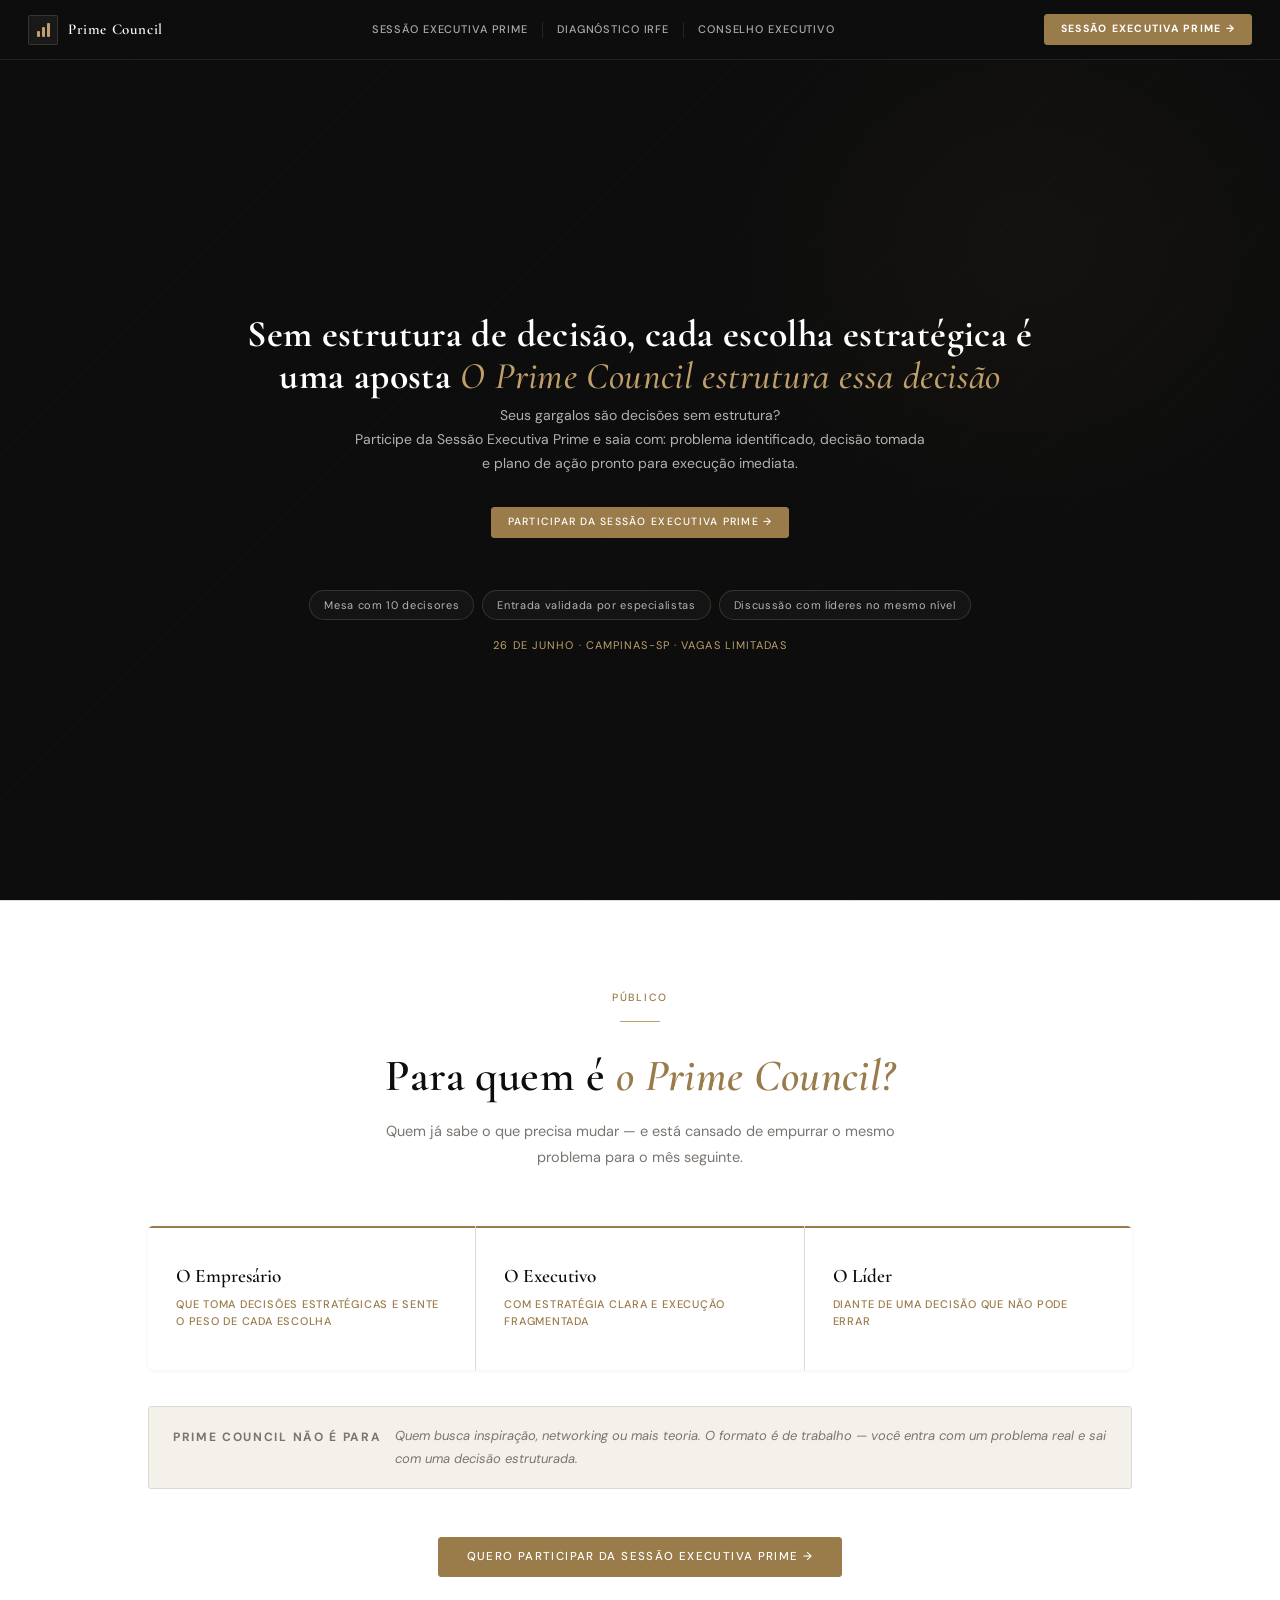
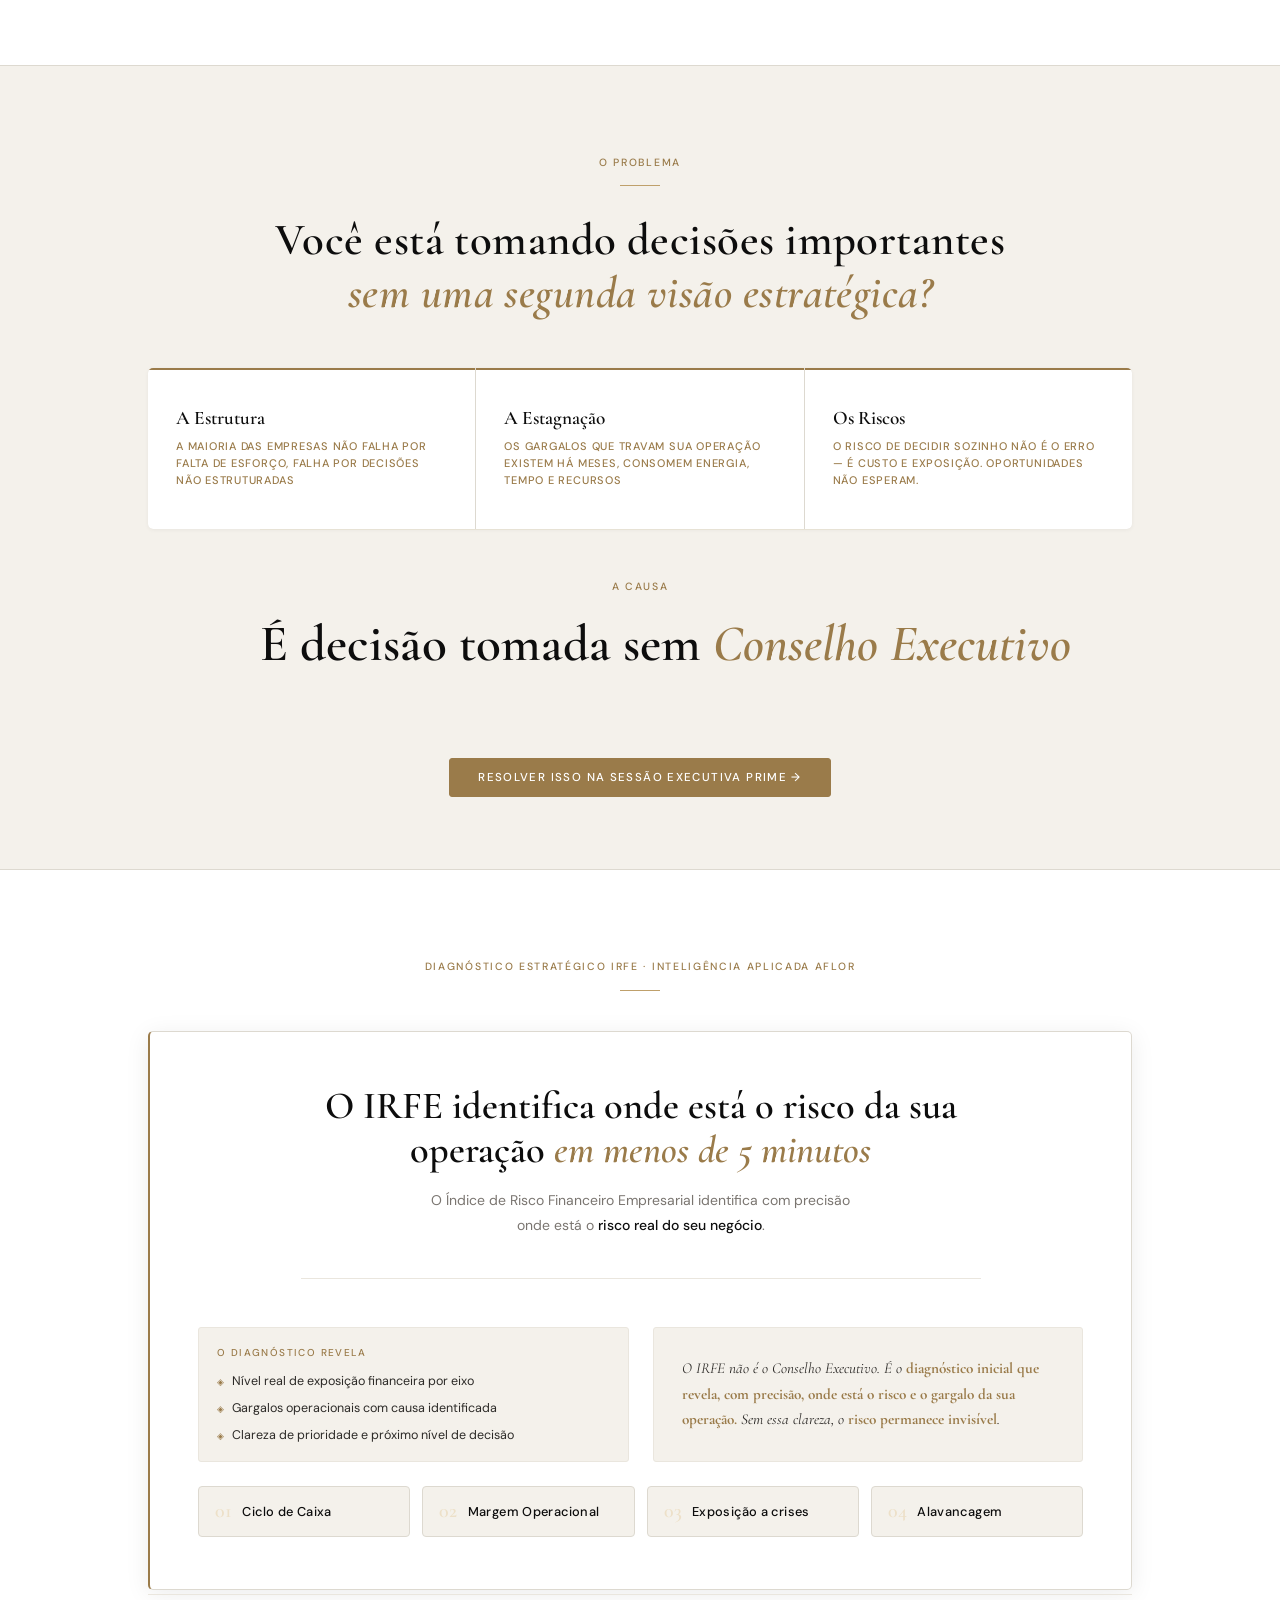
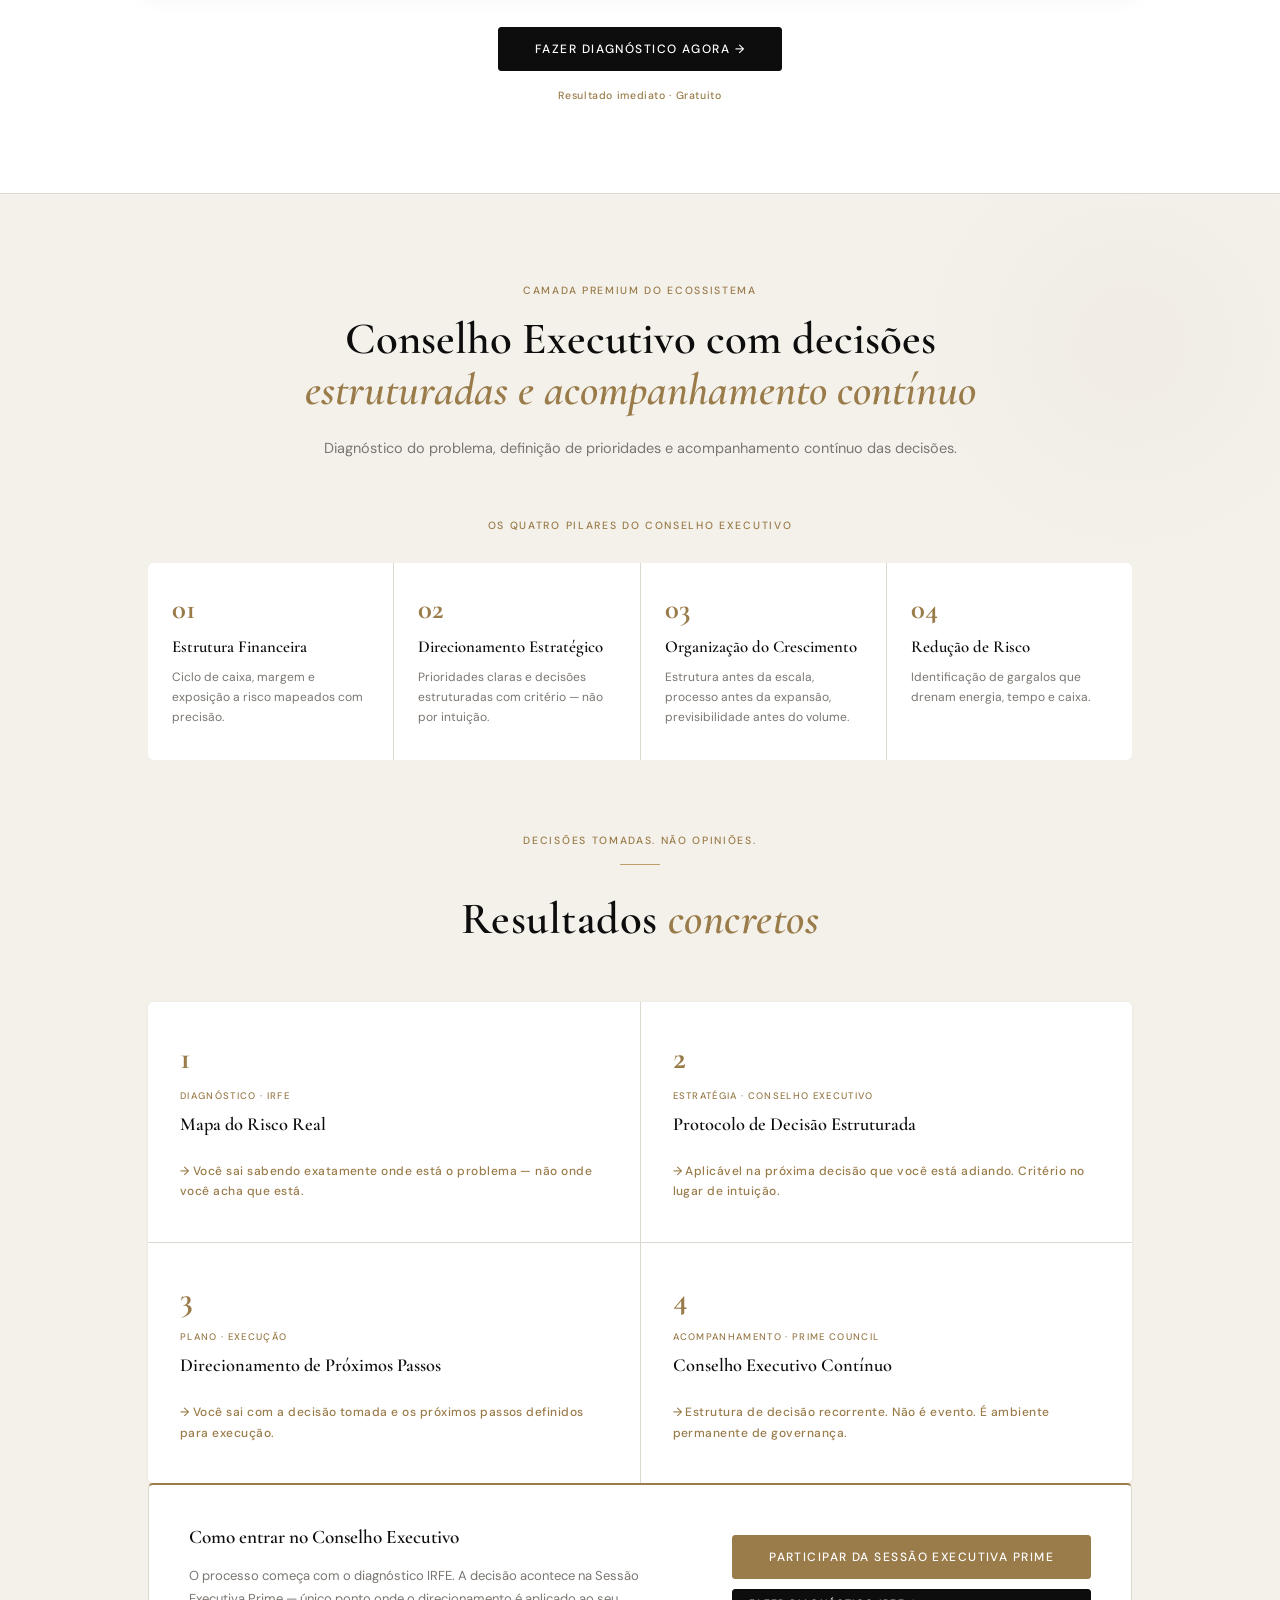
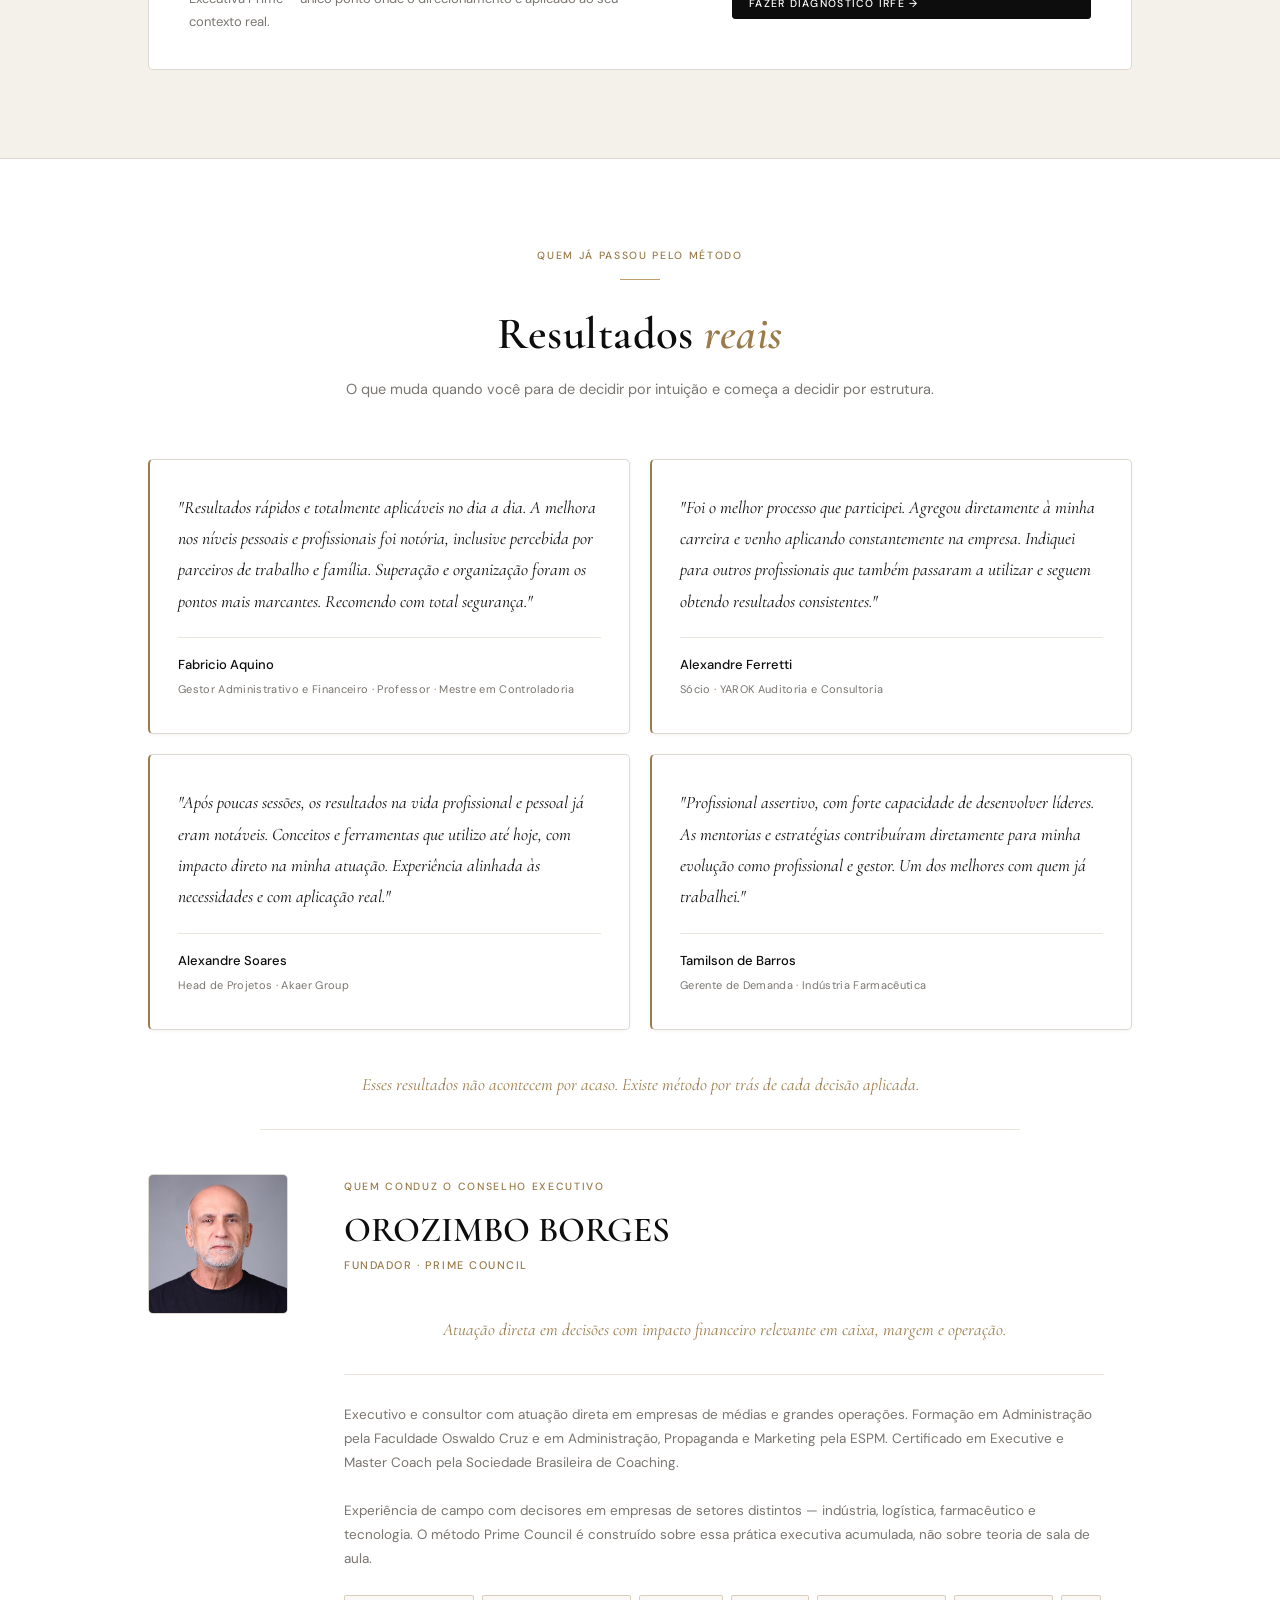
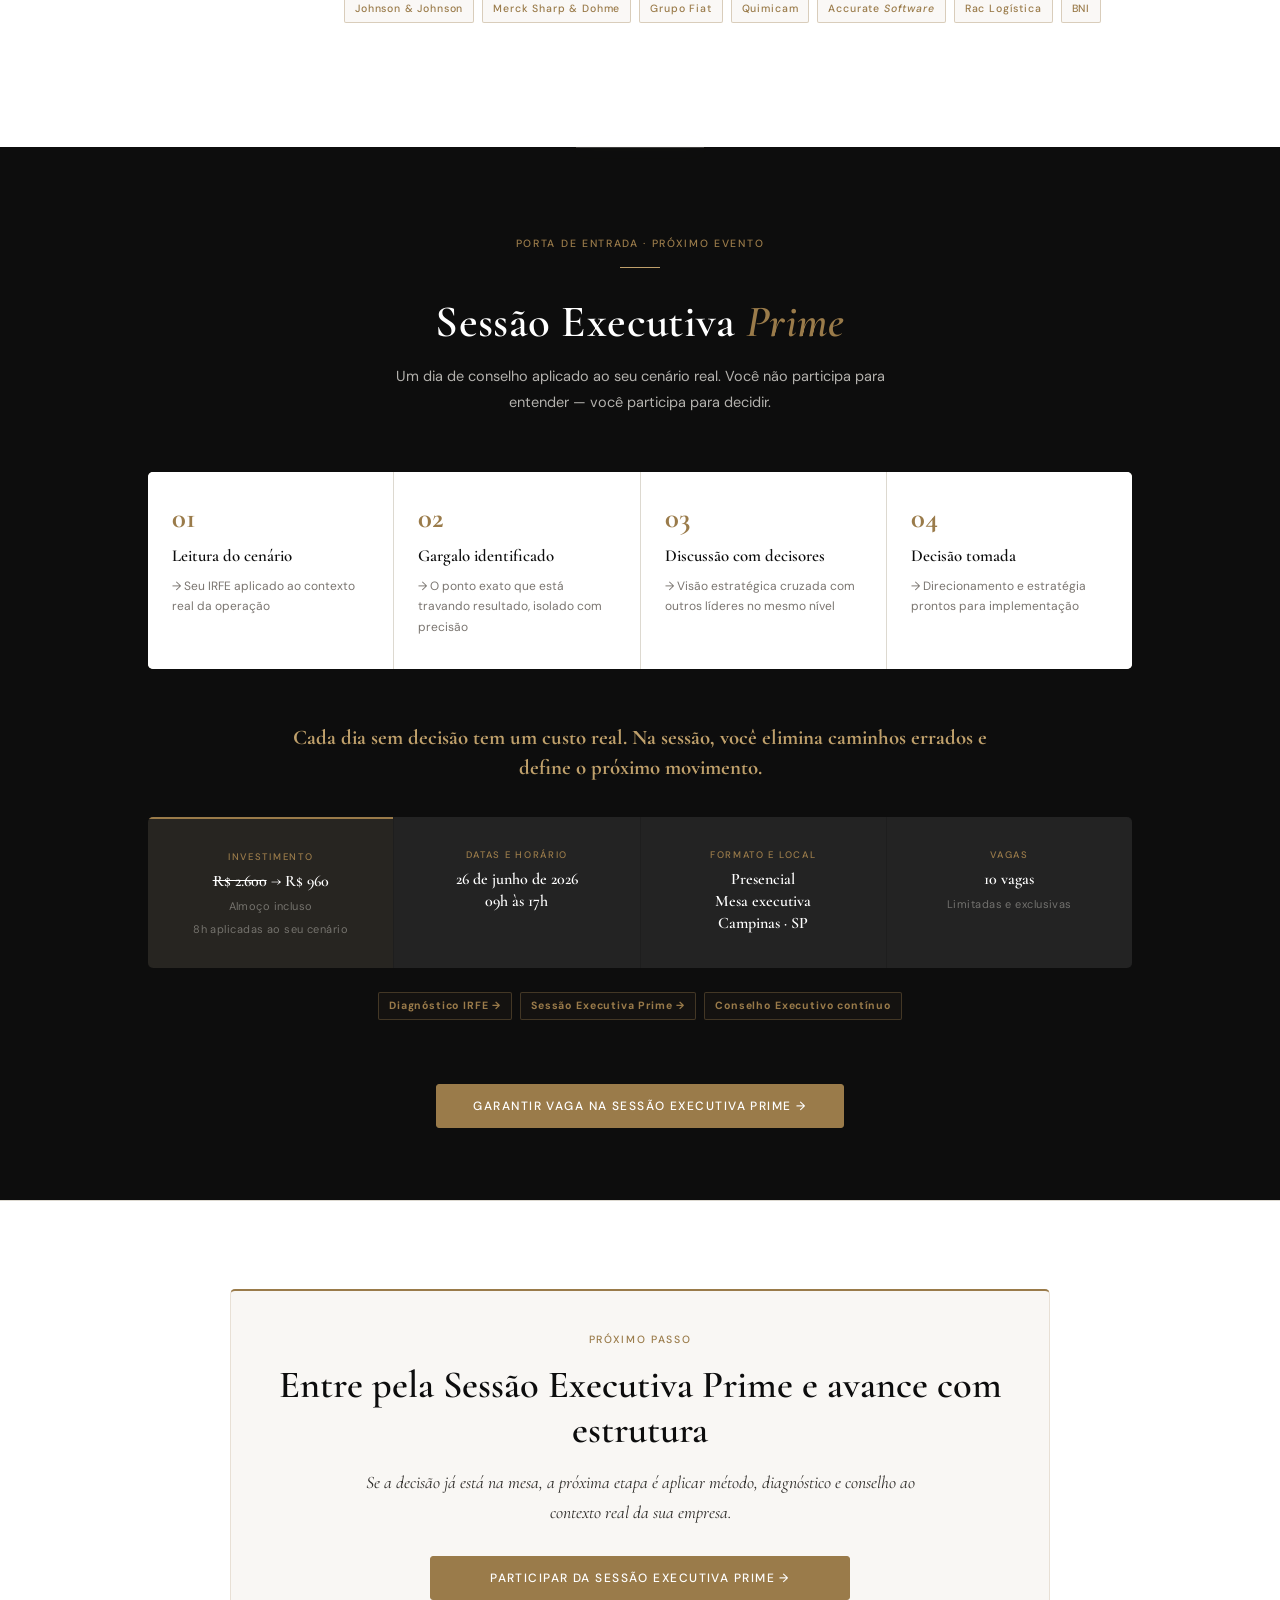
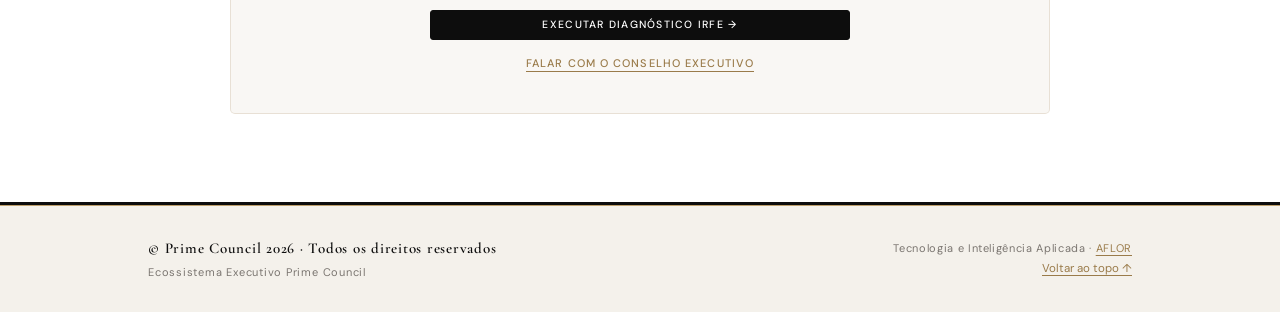
<file: index.html>
<!DOCTYPE html>
<html lang="pt-BR">
<head>
  <meta charset="UTF-8" />
  <meta name="viewport" content="width=device-width, initial-scale=1.0" />
  <title>Prime Council · Conselho Executivo para Decisões Estratégicas</title>

  <meta name="description" content="Prime Council é um Conselho Executivo para empresários e líderes que precisam de clareza de decisão, diagnóstico de risco e estrutura estratégica contínua. Sessão Executiva Prime em Campinas — 26 de junho de 2026." />
  <link rel="canonical" href="https://neto-aflor.github.io/prime-council/" />
  <link rel="alternate" hreflang="pt-BR" href="https://neto-aflor.github.io/prime-council/" />
  <meta name="robots" content="index, follow" />
  <meta name="author" content="Prime Council" />
  <meta name="theme-color" content="#1A2B3C" />
  <meta property="og:type" content="website" />
  <meta property="og:locale" content="pt_BR" />
  <meta property="og:title" content="Prime Council · Conselho Executivo para Decisões Estratégicas" />
  <meta property="og:description" content="Diagnóstico de risco, decisões estruturadas e governança contínua. Sessão Executiva Prime em Campinas — 26 de junho de 2026." />
  <meta property="og:image" content="https://neto-aflor.github.io/prime-council/og-image.jpg" />
  <meta property="og:url" content="https://neto-aflor.github.io/prime-council/" />
  <meta name="twitter:card" content="summary_large_image" />
  <meta name="twitter:title" content="Prime Council · Conselho Executivo para Decisões Estratégicas" />
  <meta name="twitter:description" content="Diagnóstico de risco, decisões estruturadas e governança contínua. Sessão Executiva Prime em Campinas — 26 de junho de 2026." />
  <meta name="twitter:image" content="https://neto-aflor.github.io/prime-council/og-image.jpg" />
  <meta property="og:image:alt" content="Sessão Executiva Prime Council em Campinas" />
  <meta name="twitter:site" content="@primecouncil" />

  <link rel="preconnect" href="https://fonts.googleapis.com" />
  <link rel="preconnect" href="https://fonts.gstatic.com" crossorigin />
  <link rel="preload"
        href="https://fonts.googleapis.com/css2?family=Cormorant+Garamond:ital,wght@0,400;0,500;0,600;0,700;1,400;1,600&family=DM+Sans:wght@300;400;500;600&display=swap"
        as="style"
        onload="this.onload=null;this.rel='stylesheet'">
  <noscript>
    <link href="https://fonts.googleapis.com/css2?family=Cormorant+Garamond:ital,wght@0,400;0,500;0,600;0,700;1,400;1,600&family=DM+Sans:wght@300;400;500;600&display=swap"
          rel="stylesheet">
  </noscript>
  <link rel="stylesheet" href="style.css" />
</head>
<body>

  <!-- ============================================================
  HEADER FIXO
  ============================================================ -->
  <header class="site-header">
    <div class="site-header-inner">

      <div class="header-brand">
        <div class="logo-mark" aria-hidden="true">
          <div class="logo-bars">
            <span></span>
            <span></span>
            <span></span>
          </div>
        </div>
        <div>
          <span class="header-brand-name">Prime Council</span>
        </div>
      </div>

      <nav class="header-nav" aria-label="Navegação principal">
        <a href="#evento" class="header-nav-link" data-nav="event">Sessão Executiva Prime</a>
        <span class="h-sep" aria-hidden="true"></span>
        <a href="#diagnostico" class="header-nav-link" data-nav="irfe">Diagnóstico IRFE</a>
        <span class="h-sep" aria-hidden="true"></span>
        <a href="#prime-council" class="header-nav-link" data-nav="council">Conselho Executivo</a>
      </nav>

      <div class="header-ctas">
        <a href="https://neto-aflor.github.io/prime-form/"
           target="_blank"
           rel="noopener noreferrer"
           class="btn btn-gold btn-sm"
           aria-label="Garantir vaga na Sessão Executiva Prime — 26 de junho de 2026, Campinas"
           data-flow="event-entry"
           data-entry="cold"
           data-cta-position="header">
          <strong>Sessão Executiva Prime →</strong>
        </a>
      </div>

    </div>
  </header>


  <main id="main-content" aria-label="Conteúdo principal">
<!-- ============================================================
  SEÇÃO 1 · HERO
  ============================================================ -->
    <section id="hero" aria-labelledby="hero-heading">
      <div class="hero-body">

        <h1 id="hero-heading" class="hero-h1">
          <strong>Sem estrutura de decisão, cada escolha estratégica é uma aposta</strong>
          <em>O Prime Council estrutura essa decisão</em>
        </h1>

        <p class="hero-invest">
          Seus gargalos são decisões sem estrutura?<br />
          Participe da Sessão Executiva Prime e saia com:
          problema identificado, decisão tomada e plano de ação pronto para execução imediata.
        </p>

        <div class="hero-ctas">
          <a href="https://neto-aflor.github.io/prime-form/"
             target="_blank"
             rel="noopener noreferrer"
             class="btn btn-gold btn-sm"
             aria-label="Garantir vaga na Sessão Executiva Prime — 26 de junho de 2026, Campinas"
             data-flow="event-entry"
             data-cta-position="hero-primary">
            Participar da Sessão Executiva Prime →
          </a>
        </div>

        <div class="hero-testdrive">
          <span class="hero-badge">Mesa com 10 decisores</span>
          <span class="hero-badge">Entrada validada por especialistas</span>
          <span class="hero-badge">Discussão com líderes no mesmo nível</span>
        </div>

        <div class="hero-urgency">
          <span>26 de junho · Campinas-SP · vagas limitadas</span>
        </div>

      </div>
    </section>

<!-- ============================================================
       SEÇÃO 2 · PARA QUEM É
    ============================================================ -->
    <section id="para-quem" aria-label="Para quem é o Prime Council">
      <div class="container">

        <div class="section-header">
          <span class="section-lbl">Público</span>
          <div class="gold-rule" aria-hidden="true"></div>
          <h2>Para quem é <em>o Prime Council?</em></h2>
          <p class="lead">
            Quem já sabe o que precisa mudar — e está cansado de
            empurrar o mesmo problema para o mês seguinte.
          </p>
        </div>

        <div class="audience-grid">
          <div class="audience-card">
            <h3>O Empresário</h3>
            <p class="audience-situation">Que toma decisões estratégicas e sente o peso de cada escolha</p>
          </div>
          <div class="audience-card">
            <h3>O Executivo</h3>
            <p class="audience-situation">Com estratégia clara e execução fragmentada</p>
          </div>
          <div class="audience-card">
            <h3>O Líder</h3>
            <p class="audience-situation">Diante de uma decisão que não pode errar</p>
          </div>
        </div>

        <div class="audience-exclusion">
          <span class="exclusion-label"><strong>Prime Council não é para</strong></span>
          <p><em>Quem busca inspiração, networking ou mais teoria. O formato é de trabalho — você entra com um problema real e sai com uma decisão estruturada.</em></p>
        </div>

        <div class="section-cta-wrap">
          <a href="https://neto-aflor.github.io/prime-form/"
            target="_blank"
            rel="noopener noreferrer"
            class="btn btn-gold"
            data-flow="event-entry"
            data-cta-position="para-quem">
           Quero participar da Sessão Executiva Prime →
          </a>
        </div>

      </div>
    </section>

<!-- ============================================================
       SEÇÃO 3 · O PROBLEMA REAL
    ============================================================ -->
    <section id="problema" aria-label="O problema real">
      <div class="container">

        <div class="section-header">
          <span class="section-lbl">O problema</span>
          <div class="gold-rule" aria-hidden="true"></div>
          <h2>
            Você está tomando decisões importantes<br />
            <em>sem uma segunda visão estratégica?</em>
          </h2>
        </div>


        <div class="audience-grid">
          <div class="audience-card">
            <h3>A Estrutura</h3>
            <p class="audience-situation">A maioria das empresas não falha por falta de esforço, falha por decisões não estruturadas</p>
          </div>
          <div class="audience-card">
            <h3>A Estagnação</h3>
            <p class="audience-situation">Os gargalos que travam sua operação existem há meses, consomem energia, tempo e recursos</p>
          </div>
          <div class="audience-card">
            <h3>Os Riscos</h3>
            <p class="audience-situation">O risco de decidir sozinho não é o erro — é custo e exposição. Oportunidades não esperam.</p>
          </div>
        </div>

        <div class="qp-pivot">
          <span class="qp-pivot-label">A causa</span>
          <h2 class="qp-pivot-headline">
            É decisão tomada sem <em>Conselho Executivo</em>
          </h2>
        </div>

        <div class="section-cta-wrap">
          <a href="https://neto-aflor.github.io/prime-form/"
             target="_blank"
             rel="noopener noreferrer"
             class="btn btn-gold"
             data-flow="event-entry"
             data-cta-position="problema">
            Resolver isso na Sessão Executiva Prime →
          </a>
        </div>

      </div>
    </section>

<!-- ============================================================
       SEÇÃO 4 · DIAGNÓSTICO IRFE
    ============================================================ -->
    <section id="diagnostico" aria-label="Diagnóstico IRFE">
      <div class="container">

        <div class="irfe-outer-label">
          <span class="section-lbl">Diagnóstico Estratégico IRFE · Inteligência Aplicada AFLOR</span>
          <div class="gold-rule" aria-hidden="true"></div>
        </div>

        <div class="diagnostico-card">

          <div class="irfe-headline">
            <h2>O IRFE identifica onde está o risco da sua operação <em>em menos de 5 minutos</em></h2>
            <p>
              O Índice de Risco Financeiro Empresarial identifica com precisão <br>
              onde está o <strong>risco real do seu negócio</strong>.
            </p>
          </div>

          <div class="irfe-boxes-row">
            <div class="irfe-info-box irfe-outputs">
              <span class="irfe-outputs-label">O diagnóstico revela</span>
              <ul class="irfe-output-list">
                <li><span class="irfe-output-icon" aria-hidden="true">◈</span><span>Nível real de exposição financeira por eixo</span></li>
                <li><span class="irfe-output-icon" aria-hidden="true">◈</span><span>Gargalos operacionais com causa identificada</span></li>
                <li><span class="irfe-output-icon" aria-hidden="true">◈</span><span>Clareza de prioridade e próximo nível de decisão</span></li>
              </ul>
            </div>
            <div class="irfe-info-box irfe-progression">
              <p>
                O IRFE não é o Conselho Executivo.
                É o <strong>diagnóstico inicial que revela, com precisão, onde está o risco e o
                gargalo da sua operação.</strong> Sem essa clareza, o <strong>risco permanece invisível</strong>.
              </p>
            </div>
          </div>

          <div class="irfe-eixos-row">
            <div class="irfe-eixo-card">
              <span class="eixo-seq">01</span>
              <div class="eixo-body"><h3>Ciclo de Caixa</h3></div>
            </div>
            <div class="irfe-eixo-card">
              <span class="eixo-seq">02</span>
              <div class="eixo-body"><h3>Margem Operacional</h3></div>
            </div>
            <div class="irfe-eixo-card">
              <span class="eixo-seq">03</span>
              <div class="eixo-body"><h3>Exposição a crises</h3></div>
            </div>
            <div class="irfe-eixo-card">
              <span class="eixo-seq">04</span>
              <div class="eixo-body"><h3>Alavancagem</h3></div>
            </div>
          </div>

        </div>

        <div class="irfe-entry">
          <div class="irfe-entry-cta">
            <a href="https://neto-aflor.github.io/prime-IRFE/"
               target="_blank"
               rel="noopener noreferrer"
               class="btn btn-primary btn-lg"
               data-flow="diagnostic"
               data-cta-position="diagnostico">
              Fazer diagnóstico agora →
            </a>
            <div class="diagnostico-cta-meta">Resultado imediato · Gratuito</div>
          </div>
        </div>

      </div>
    </section>

<!-- ============================================================
       SEÇÃO 5 · CONSELHO EXECUTIVO PRIME
    ============================================================ -->
    <section id="prime-council" aria-label="Prime Council — camada premium do ecossistema">
      <div class="pc-bg-accent"></div>
      <div class="container">

        <div class="pc-header">
          <span class="pc-label">Camada premium do ecossistema</span>
          <h2 class="pc-headline">
            Conselho Executivo com decisões <em>estruturadas e acompanhamento contínuo</em>
          </h2>
          <p class="pc-subhead">
            Diagnóstico do problema, definição de prioridades e acompanhamento contínuo das decisões.
          </p>
        </div>

        <p class="pc-pillars-label">Os quatro pilares do Conselho Executivo</p>
        <div class="pc-pillars">
          <div class="pc-pillar">
            <span class="pc-pillar-num">01</span>
            <h3 class="pc-pillar-title">Estrutura Financeira</h3>
            <p class="pc-pillar-desc">Ciclo de caixa, margem e exposição a risco mapeados com precisão.</p>
          </div>
          <div class="pc-pillar">
            <span class="pc-pillar-num">02</span>
            <h3 class="pc-pillar-title">Direcionamento Estratégico</h3>
            <p class="pc-pillar-desc">Prioridades claras e decisões estruturadas com critério — não por intuição.</p>
          </div>
          <div class="pc-pillar">
            <span class="pc-pillar-num">03</span>
            <h3 class="pc-pillar-title">Organização do Crescimento</h3>
            <p class="pc-pillar-desc">Estrutura antes da escala, processo antes da expansão, previsibilidade antes do volume.</p>
          </div>
          <div class="pc-pillar">
            <span class="pc-pillar-num">04</span>
            <h3 class="pc-pillar-title">Redução de Risco</h3>
            <p class="pc-pillar-desc">Identificação de gargalos que drenam energia, tempo e caixa.</p>
          </div>
        </div>

        <div class="section-header">
          <span class="section-lbl">Decisões tomadas. Não opiniões.</span>
          <div class="gold-rule" aria-hidden="true"></div>
          <h2>Resultados <em>concretos</em></h2>
        </div>

        <div class="entregaveis-grid">
          <div class="entregavel-card">
            <div class="entregavel-num">1</div>
            <span class="entregavel-tag">Diagnóstico · IRFE</span>
            <h3>Mapa do Risco Real</h3>
            <p class="entregavel-impact">→ Você sai sabendo exatamente onde está o problema — não onde você acha que está.</p>
          </div>
          <div class="entregavel-card">
            <div class="entregavel-num">2</div>
            <span class="entregavel-tag">Estratégia · Conselho Executivo</span>
            <h3>Protocolo de Decisão Estruturada</h3>
            <p class="entregavel-impact">→ Aplicável na próxima decisão que você está adiando. Critério no lugar de intuição.</p>
          </div>
          <div class="entregavel-card">
            <div class="entregavel-num">3</div>
            <span class="entregavel-tag">Plano · Execução</span>
            <h3>Direcionamento de Próximos Passos</h3>
            <p class="entregavel-impact">→ Você sai com a decisão tomada e os próximos passos definidos para execução.</p>
          </div>
          <div class="entregavel-card">
            <div class="entregavel-num">4</div>
            <span class="entregavel-tag">Acompanhamento · Prime Council</span>
            <h3>Conselho Executivo Contínuo</h3>
            <p class="entregavel-impact">→ Estrutura de decisão recorrente. Não é evento. É ambiente permanente de governança.</p>
          </div>
        </div>

        <div class="pc-access">
          <div class="pc-access-text">
            <h3>Como entrar no Conselho Executivo</h3>
            <p>
              O processo começa com o diagnóstico IRFE. A decisão acontece na Sessão Executiva Prime —
              único ponto onde o direcionamento é aplicado ao seu contexto real.
            </p>
          </div>
          <div class="pc-access-ctas">
            <a href="https://neto-aflor.github.io/prime-form/"
               target="_blank"
               rel="noopener noreferrer"
               class="btn btn-gold btn-lg"
               data-flow="event-entry"
               data-cta-position="prime-council-access-primary">
              Participar da Sessão Executiva Prime
            </a>
            <a href="https://neto-aflor.github.io/prime-IRFE/"
               target="_blank"
               rel="noopener noreferrer"
               class="btn btn-primary btn-sm"
               data-flow="diagnostic"
               data-cta-position="prime-council-access-secondary">
              Fazer diagnóstico IRFE →
            </a>
          </div>
        </div>

      </div>
    </section>

<!-- ============================================================
       SEÇÃO 6 · PROVAS / RELATOS
    ============================================================ -->
    <section id="prova" aria-label="Prova social e facilitador">
      <div class="container">

        <div class="section-header">
          <span class="section-lbl">Quem já passou pelo método</span>
          <div class="gold-rule" aria-hidden="true"></div>
          <h2>Resultados <em>reais</em></h2>
          <p class="lead">
            O que muda quando você para de decidir por intuição e começa a decidir por estrutura.
          </p>
        </div>

        <div class="prova-grid">

          <div class="depoimento-card">
            <div class="depoimento-text">
              "Resultados rápidos e totalmente aplicáveis no dia a dia. A melhora nos níveis pessoais e
               profissionais foi notória, inclusive percebida por parceiros de trabalho e família. Superação
               e organização foram os pontos mais marcantes. Recomendo com total segurança."
            </div>
            <div class="depoimento-footer">
              <div class="depoimento-author">
                <strong>Fabricio Aquino</strong>
                <span>Gestor Administrativo e Financeiro · Professor · Mestre em Controladoria</span>
              </div>
            </div>
          </div>

          <div class="depoimento-card">
            <div class="depoimento-text">
              "Foi o melhor processo que participei. Agregou diretamente à minha
              carreira e venho aplicando constantemente na empresa. Indiquei para
              outros profissionais que também passaram a utilizar e seguem obtendo
              resultados consistentes."
            </div>
            <div class="depoimento-footer">
              <div class="depoimento-author">
                <strong>Alexandre Ferretti</strong>
                <span>Sócio · YAROK Auditoria e Consultoria</span>
              </div>
            </div>
          </div>

          <div class="depoimento-card">
            <div class="depoimento-text">
              "Após poucas sessões, os resultados na vida profissional e pessoal já
              eram notáveis. Conceitos e ferramentas que utilizo até hoje, com impacto
              direto na minha atuação. Experiência alinhada às necessidades e com aplicação real."
            </div>
            <div class="depoimento-footer">
              <div class="depoimento-author">
                <strong>Alexandre Soares</strong>
                <span>Head de Projetos · Akaer Group</span>
              </div>
            </div>
          </div>

          <div class="depoimento-card">
            <div class="depoimento-text">
              "Profissional assertivo, com forte capacidade de desenvolver líderes. As mentorias
               e estratégias contribuíram diretamente para minha evolução como profissional e gestor.
               Um dos melhores com quem já trabalhei."
            </div>
            <div class="depoimento-footer">
              <div class="depoimento-author">
                <strong>Tamilson de Barros</strong>
                <span>Gerente de Demanda · Indústria Farmacêutica</span>
              </div>
            </div>
          </div>

        </div>

          <p class="lead prova-method-note">
           Esses resultados não acontecem por acaso. Existe método por trás de cada decisão aplicada.
          </p>

        <div class="facilitador-grid">

          <div class="facilitador-avatar">
            <img
              src="./assets/orozimbo.jpeg"
              alt="Orozimbo Neto — Prime Council"
              class="facilitador-foto"
              loading="lazy"
              decoding="async"
            />
          </div>

          <div class="facilitador-body">
            <span class="section-lbl">Quem conduz o Conselho Executivo</span>

            <h2 class="facilitador-name">OROZIMBO BORGES</h2>

            <p class="facilitador-role">Fundador · Prime Council</p>

            <p class="facilitador-impact">Atuação direta em decisões com impacto financeiro relevante em caixa, margem e operação.</p>

            <p class="facilitador-bio">
              Executivo e consultor com atuação direta em empresas de médias e grandes operações. Formação em Administração pela Faculdade Oswaldo Cruz e em Administração, Propaganda e Marketing pela ESPM. Certificado em Executive e Master Coach pela Sociedade Brasileira de Coaching.
            </p>
            <p class="facilitador-bio">
              Experiência de campo com decisores em empresas de setores distintos — indústria, logística, farmacêutico e tecnologia. O método Prime Council é construído sobre essa prática executiva acumulada, não sobre teoria de sala de aula.
            </p>
            <div class="facilitador-credentials">
              <span class="cred-tag cred-tag--co">Johnson &amp; Johnson</span>
              <span class="cred-tag cred-tag--co">Merck Sharp &amp; Dohme</span>
              <span class="cred-tag cred-tag--co">Grupo Fiat</span>
              <span class="cred-tag cred-tag--co">Quimicam</span>
              <span class="cred-tag cred-tag--co">Accurate <em>Software</em></span>
              <span class="cred-tag cred-tag--co">Rac Logística</span>
              <span class="cred-tag cred-tag--co">BNI</span>
            </div>
          </div>

        </div>
</div>
    </section>

<!-- ============================================================
       SEÇÃO 7 · EVENTO — Sessão Executiva Prime
    ============================================================ -->
    <section id="evento" aria-label="Sessão Executiva Prime — 26 de junho de 2026">
      <div class="container">

        <div class="section-header">
          <span class="section-lbl">Porta de entrada · Próximo Evento</span>
          <div class="gold-rule" aria-hidden="true"></div>
          <h2 class="inv">Sessão Executiva <em>Prime</em></h2>
          <p class="lead inv">Um dia de conselho aplicado ao seu cenário real. Você não participa para entender — você participa para decidir.</p>
        </div>

          <div class="pc-pillars">
          <div class="pc-pillar">
            <span class="pc-pillar-num">01</span>
            <h3 class="pc-pillar-title">Leitura do cenário</h3>
            <p class="pc-pillar-desc">→ Seu IRFE aplicado ao contexto real da operação</p>
          </div>
          <div class="pc-pillar">
            <span class="pc-pillar-num">02</span>
            <h3 class="pc-pillar-title">Gargalo identificado</h3>
            <p class="pc-pillar-desc">→ O ponto exato que está travando resultado, isolado com precisão</p>
          </div>
          <div class="pc-pillar">
            <span class="pc-pillar-num">03</span>
            <h3 class="pc-pillar-title">Discussão com decisores</h3>
            <p class="pc-pillar-desc">→ Visão estratégica cruzada com outros líderes no mesmo nível</p>
          </div>
          <div class="pc-pillar">
            <span class="pc-pillar-num">04</span>
            <h3 class="pc-pillar-title">Decisão tomada</h3>
            <p class="pc-pillar-desc">→ Direcionamento e estratégia prontos para implementação</p>
          </div>
        </div>

        <p class="event-value-note event-card-val--gold">
          <strong>Cada dia sem decisão tem um custo real. Na sessão, você elimina caminhos errados e define o próximo movimento.</strong>
        </p>

        <div class="event-grid">
          <div class="event-card event-card--invest">
            <div class="event-card-lbl">Investimento</div>
            <div class="event-card-val event-card-val--gold"><s>R$ 2.600</s> → R$ 960</div>
            <div class="event-card-sub">Almoço incluso</div>
            <div class="event-card-sub">8h aplicadas ao seu cenário</div>
          </div>
          <div class="event-card">
            <div class="event-card-lbl">Datas e Horário</div>
            <div class="event-card-val">26 de junho de 2026<br />09h às 17h</div>
          </div>
          <div class="event-card">
            <div class="event-card-lbl">Formato e Local</div>
            <div class="event-card-val">Presencial<br />Mesa executiva<br />Campinas · SP</div>
          </div>
          <div class="event-card">
            <div class="event-card-lbl">Vagas</div>
            <div class="event-card-val event-card-val--gold">10 vagas</div>
            <div class="event-card-sub">Limitadas e exclusivas</div>
          </div>
        </div>

        <div class="facilitador-credentials">
              <span class="cred-tag cred-tag--co"><strong>Diagnóstico IRFE →</strong></span>
              <span class="cred-tag cred-tag--co"><strong>Sessão Executiva Prime →</strong></span>
              <span class="cred-tag cred-tag--co"><strong>Conselho Executivo contínuo</strong></span>
          </div>

      <div class="cta-final-single">
        <a href="https://neto-aflor.github.io/prime-form/"
           target="_blank"
           rel="noopener noreferrer"
           class="btn btn-gold btn-lg"
           data-flow="event-entry"
           data-cta-position="evento">
          Garantir vaga na Sessão Executiva Prime →
        </a>
      </div>

      </div>

    </section>

    <!-- ============================================================
       SEÇÃO 8 · CTA FINAL
    ============================================================ -->
    <section id="cta-final" aria-label="Próximo passo Prime Council">
      <div class="container">
        <div class="cta-box cta-box-final">
          <span class="section-lbl">Próximo passo</span>
          <h2>Entre pela Sessão Executiva Prime e avance com estrutura</h2>
          <p>Se a decisão já está na mesa, a próxima etapa é aplicar método, diagnóstico e conselho ao contexto real da sua empresa.</p>
          <div class="final-ctas">
            <a href="https://neto-aflor.github.io/prime-form/"
               target="_blank"
               rel="noopener noreferrer"
               class="btn btn-gold btn-lg"
               data-flow="event-entry"
               data-cta-position="cta-final-primary">
              Participar da Sessão Executiva Prime →
            </a>
            <a href="https://neto-aflor.github.io/prime-IRFE/"
               target="_blank"
               rel="noopener noreferrer"
               class="btn btn-primary btn-sm"
               data-flow="diagnostic"
               data-cta-position="cta-final-secondary">
              Executar Diagnóstico IRFE →
            </a>
            <a href="https://wa.me/5519992402233"
               target="_blank"
               rel="noopener noreferrer"
               class="final-whatsapp-link"
               data-flow="council-contact"
               data-cta-position="cta-final-tertiary">
              Falar com o Conselho Executivo
            </a>
          </div>
        </div>
      </div>
    </section>
  </main>


  <div class="rule-black" aria-hidden="true"></div>
  <div class="rule-gold" aria-hidden="true"></div>


  <footer>
    <div class="container">
      <div class="footer-inner">

        <div class="footer-brand">
          © Prime Council 2026 · Todos os direitos reservados
          <span>Ecossistema Executivo Prime Council</span>
        </div>

        <div class="footer-copy">
          <span class="cta-note">
            Tecnologia e Inteligência Aplicada ·
            <a href="https://aflorsa.com.br/" target="_blank" rel="noopener noreferrer" class="link-footer-underline">AFLOR</a>
          </span>
          <br />
          <a href="#hero" data-flow="navigation" data-cta-position="footer-top">
            Voltar ao topo ↑
          </a>
        </div>

      </div>
    </div>
  </footer>

  <script type="application/ld+json">
  {
      "@context": "https://schema.org",
      "@graph": [
          {
              "@type": "Event",
              "name": "Prime Council — Sessão Executiva Prime",
              "description": "Sessão presencial com mesa seleta de 10 líderes. Aplicação prática do diagnóstico IRFE, análise de padrões de risco e estrutura de decisão no contexto real da empresa.",
              "image": "https://neto-aflor.github.io/prime-council/og-image.jpg",
              "startDate": "2026-06-26T09:00:00-03:00",
              "endDate": "2026-06-26T17:00:00-03:00",
              "eventAttendanceMode": "https://schema.org/OfflineEventAttendanceMode",
              "eventStatus": "https://schema.org/EventScheduled",
              "location": {
                  "@type": "Place",
                  "name": "Campinas",
                  "address": {
                      "@type": "PostalAddress",
                      "addressLocality": "Campinas",
                      "addressRegion": "SP",
                      "addressCountry": "BR"
                  }
              },
              "offers": {
                  "@type": "Offer",
                  "price": "2600",
                  "priceCurrency": "BRL",
                  "availability": "https://schema.org/LimitedAvailability",
                  "url": "https://neto-aflor.github.io/prime-form/",
                  "validFrom": "2026-01-01"
              },
              "organizer": {
                  "@type": "Organization",
                  "name": "Prime Council",
                  "url": "https://neto-aflor.github.io/prime-council/"
              },
              "performer": {
                  "@type": "Person",
                  "name": "Orozimbo Borges"
              }
          },
          {
              "@type": "Organization",
              "name": "Prime Council",
              "url": "https://neto-aflor.github.io/prime-council/",
              "logo": "https://neto-aflor.github.io/prime-council/og-image.jpg",
              "contactPoint": {
                  "@type": "ContactPoint",
                  "telephone": "+55-19-99240-2233",
                  "contactType": "customer service",
                  "availableLanguage": "Portuguese"
              }
          },
          {
              "@type": "WebPage",
              "name": "Prime Council — Conselho Executivo para Decisões Estratégicas",
              "url": "https://neto-aflor.github.io/prime-council/",
              "description": "Prime Council é um Conselho Executivo para empresários e líderes que precisam de clareza de decisão, diagnóstico de risco e estrutura estratégica contínua. Sessão Executiva Prime em Campinas — 26 de junho de 2026.",
              "inLanguage": "pt-BR",
              "isPartOf": {
                  "@type": "WebSite",
                  "name": "Prime Council",
                  "url": "https://neto-aflor.github.io/prime-council/"
              }
          },
          {
              "@type": "BreadcrumbList",
              "itemListElement": [
                  {
                      "@type": "ListItem",
                      "position": 1,
                      "name": "Home",
                      "item": "https://neto-aflor.github.io/prime-council/"
                  }
              ]
          }
      ]
  }
  </script>

  <script src="scripts.js"></script>
</body>
</html>
</file>
<file: style.css>
/* ============================================================
   PRIME COUNCIL · LANDING PAGE
   style.css — Otimizado para produção
   ============================================================ */


/* ============================================================
   1. TOKENS DE DESIGN
   ============================================================ */
:root {
  --ink:        #0D0D0D;
  --ink-mid:    #2C2A27;
  --bone:       #F4F1EB;
  --paper:      #FFFFFF;
  --rule:       #DDD9D0;
  --rule-soft:  #EAE6DE;
  --muted:      #7A7570;
  --gold:       #9A7B4A;
  --gold-light: #BFA06B;
  --gold-pale:  #EDE0C8;

  --on-dark-primary:   rgba(244,241,235,0.92);
  --on-dark-secondary: rgba(244,241,235,0.72);
  --on-dark-muted:     rgba(244,241,235,0.52);
  --on-dark-faint:     rgba(244,241,235,0.38);

  --serif: 'Cormorant Garamond', Georgia, serif;
  --sans:  'DM Sans', system-ui, sans-serif;

  --radius:    3px;
  --radius-lg: 5px;
  --shadow-sm: 0 1px 4px rgba(0,0,0,0.05);
  --shadow-md: 0 4px 24px rgba(0,0,0,0.08);

  --t: 0.22s ease;
}


/* ============================================================
   2. RESET / BASE
   ============================================================ */
*,
*::before,
*::after {
  box-sizing: border-box;
  margin: 0;
  padding: 0;
}

html {
  scroll-behavior: smooth;
}

/* Cor base para seções escuras (CORE DARK apenas) */
#hero,
#evento {
  color: var(--on-dark-primary);
}

/* ul > li sem classe em seções escuras */
#evento ul li {
  color: var(--on-dark-secondary);
}

body {
  font-family: var(--sans);
  background: var(--bone);
  color: var(--ink);
  font-size: 15px;
  line-height: 1.7;
  -webkit-font-smoothing: antialiased;
  -moz-osx-font-smoothing: grayscale;
  padding-top: 60px;
}

a {
  text-decoration: none;
  color: inherit;
}


/* ============================================================
   3. LAYOUT GLOBAL
   ============================================================ */
.container {
  width: 100%;
  max-width: 1040px;
  margin: 0 auto;
  padding: 0 28px;
}


/* ============================================================
   4. TIPOGRAFIA — UTILITÁRIOS
   ============================================================ */
.section-lbl {
  font-family: var(--sans);
  font-size: 10.5px;
  font-weight: 500;
  letter-spacing: 0.16em;
  text-transform: uppercase;
  color: var(--gold);
  display: block;
  margin-bottom: 14px;
}

.gold-rule {
  width: 40px;
  height: 1px;
  background: var(--gold-light);
  margin: 0 auto 28px;
}
.inv { color: var(--paper); }

.lead {
  font-size: 14.5px;
  color: var(--muted);
  max-width: 520px;
  margin: 0 auto;
  line-height: 1.78;
}
.lead.inv { color: var(--on-dark-secondary); }


/* ============================================================
   5. COMPONENTES — BOTÕES
   ============================================================ */
.btn {
  display: inline-flex;
  align-items: center;
  gap: 8px;
  font-family: var(--sans);
  font-size: 11.5px;
  font-weight: 500;
  letter-spacing: 0.12em;
  text-transform: uppercase;
  border-radius: var(--radius);
  padding: 13px 28px;
  cursor: pointer;
  transition:
    background var(--t),
    transform var(--t),
    box-shadow var(--t),
    color var(--t),
    border-color var(--t);
  border: 1px solid transparent;
  white-space: nowrap;
  line-height: 1;
}

.btn-primary {
  background: var(--ink);
  color: var(--paper);
  border-color: var(--ink);
}
.btn-primary:hover {
  background: var(--ink-mid);
  transform: translateY(-1px);
  box-shadow: 0 4px 14px rgba(13,13,13,0.2);
}

.btn-gold {
  background: var(--gold);
  color: var(--paper);
  border-color: var(--gold);
}
.btn-gold:hover {
  background: var(--gold-light);
  border-color: var(--gold-light);
  transform: translateY(-1px);
  box-shadow: 0 4px 14px rgba(154,123,74,0.28);
}

.btn-sm  { padding: 9px 16px;  font-size: 10.5px; }
.header-ctas .btn { max-width: 220px; }
.btn-lg  { padding: 15px 36px; font-size: 12px; }


/* ============================================================
   6. COMPONENTES — BLOCOS REUTILIZÁVEIS
   ============================================================ */

/* Cabeçalho de seção */
.section-header {
  text-align: center;
  margin-bottom: 56px;
}
.section-header h2 {
  font-family: var(--serif);
  font-size: clamp(1.9rem, 3.5vw, 2.8rem);
  font-weight: 600;
  color: var(--ink);
  letter-spacing: 0.01em;
  margin-bottom: 16px;
  line-height: 1.18;
}
.section-header h2 em  { font-style: italic; color: var(--gold); }
.section-header h2.inv { color: var(--paper); }
.section-header .lead  { color: var(--muted); }
.section-header .lead.inv { color: var(--on-dark-secondary); }
#prova .section-header .lead {
  max-width: 720px;
  white-space: nowrap;
}

/* Caixa CTA */
.cta-box {
  text-align: center;
  padding: 40px;
  margin-top: 52px;
  background: rgba(154,123,74,0.06);
  border: 1px solid rgba(154,123,74,0.18);
  border-top: 2px solid var(--gold);
  border-radius: var(--radius-lg);
}
.cta-box p {
  font-family: var(--serif);
  font-style: italic;
  font-size: 1.1rem;
  color: var(--ink-mid);
  margin-bottom: 20px;
}

/* Wrap de CTA abaixo de seções */
.section-cta-wrap {
  margin-top: 48px;
  text-align: center;
}

/* Nota/legenda */
.cta-note {
  font-size: 11px;
  color: var(--muted);
  margin-top: 12px;
  letter-spacing: 0.06em;
}

/* Separadores decorativos */
.rule-black { height: 3px; background: var(--ink); }
.rule-gold  { height: 1px; background: var(--gold-light); }

/* Link rodapé sublinhado */
.link-footer-underline {
  color: inherit;
  text-decoration: underline;
}


/* ============================================================
   7. HEADER FIXO
   ============================================================ */
.site-header {
  position: fixed;
  top: 0; left: 0; right: 0;
  z-index: 1000;
  background: var(--ink);
  border-bottom: 1px solid rgba(191,160,107,0.14);
  height: 60px;
  transition: box-shadow var(--t);
}
/* Adicionado via JS ao fazer scroll */
.site-header.scrolled {
  box-shadow: 0 2px 16px rgba(0,0,0,0.25);
}

.site-header-inner {
  display: flex;
  align-items: center;
  justify-content: space-between;
  gap: 16px;
  height: 100%;
  padding: 0 28px;
  max-width: 1340px;
  margin: 0 auto;
}

.header-brand {
  display: flex;
  align-items: center;
  gap: 10px;
  flex-shrink: 0;
}

.logo-mark {
  width: 30px;
  height: 30px;
  background: rgba(255,255,255,0.05);
  border: 1px solid rgba(191,160,107,0.2);
  border-radius: 2px;
  display: flex;
  align-items: center;
  justify-content: center;
  flex-shrink: 0;
}
.logo-bars {
  display: flex;
  align-items: flex-end;
  gap: 2px;
  height: 14px;
}
.logo-bars span {
  display: block;
  background: var(--gold-light);
  border-radius: 1px;
  width: 3px;
}
.logo-bars span:nth-child(1) { height: 6px; }
.logo-bars span:nth-child(2) { height: 10px; }
.logo-bars span:nth-child(3) { height: 14px; }

.header-brand-name {
  font-family: var(--serif);
  font-size: 15px;
  font-weight: 600;
  color: var(--paper);
  letter-spacing: 0.04em;
  white-space: nowrap;
  display: block;
}

.header-nav {
  display: flex;
  align-items: center;
  gap: 6px;
  flex: 1;
  justify-content: center;
}
.header-nav-link {
  font-size: 11px;
  font-weight: 500;
  letter-spacing: 0.08em;
  text-transform: uppercase;
  color: rgba(255,255,255,0.65);
  padding: 4px 8px;
  transition: color var(--t);
}
.header-nav-link:hover { color: rgba(255,255,255,0.92); }

.h-sep {
  width: 1px;
  height: 16px;
  background: rgba(255,255,255,0.1);
  flex-shrink: 0;
}

.header-ctas {
  display: flex;
  gap: 8px;
  flex-shrink: 0;
  align-items: center;
}


/* ============================================================
   8. SEÇÃO 1 · HERO
   ============================================================ */
#hero {
  background: var(--ink);
  min-height: calc(100vh - 60px);
  display: flex;
  flex-direction: column;
  position: relative;
  overflow: hidden;
}
#hero::before {
  content: '';
  position: absolute;
  inset: 0;
  background: repeating-linear-gradient(
    -45deg,
    transparent, transparent 60px,
    rgba(191,160,107,0.02) 60px,
    rgba(191,160,107,0.02) 61px
  );
  pointer-events: none;
}
#hero::after {
  content: '';
  position: absolute;
  top: -15%; right: -8%;
  width: 55%; height: 75%;
  border-radius: 50%;
  background: radial-gradient(ellipse, rgba(154,123,74,0.05) 0%, transparent 65%);
  pointer-events: none;
}

.hero-body {
  flex: 1;
  display: flex;
  flex-direction: column;
  justify-content: center;
  align-items: center;
  text-align: center;
  padding: 72px 28px 64px;
  position: relative;
  z-index: 2;
}

.hero-h1 {
  font-family: var(--serif);
  font-size: clamp(1.35rem, 3.1vw, 2.35rem);
  font-weight: 500;
  line-height: 1.12;
  color: var(--paper);
  max-width: 800px;
  letter-spacing: 0.01em;
  margin-bottom: 6px;
}
.hero-h1 em { font-style: italic; color: var(--gold-light); }

.hero-invest {
  font-size: 14px;
  color: var(--on-dark-secondary);
  line-height: 1.72;
  max-width: 580px;
  margin: 0 auto 32px;
}
.hero-invest strong { color: var(--on-dark-primary); font-weight: 500; }

.hero-ctas {
  display: flex;
  gap: 10px;
  flex-wrap: wrap;
  justify-content: center;
  margin-bottom: 28px;
}

.hero-testdrive {
  margin-top: 24px;
  display: flex;
  flex-wrap: wrap;
  gap: 8px;
  justify-content: center;
  max-width: 700px;
}
.hero-badge {
  font-size: 11px;
  color: var(--on-dark-secondary);
  border: 1px solid rgba(191,160,107,0.22);
  border-radius: 20px;
  padding: 5px 14px;
  letter-spacing: 0.06em;
  background: rgba(255,255,255,0.03);
  white-space: nowrap;
}

.hero-urgency {
  margin-top: 16px;
  font-size: 11px;
  color: var(--gold-light);
  letter-spacing: 0.1em;
  text-transform: uppercase;
  text-align: center;
}


/* ============================================================
   9. SEÇÃO 2 · PARA QUEM
   ============================================================ */
#para-quem {
  background: var(--paper);
  padding: 88px 0;
  border-top: 1px solid var(--rule);
  border-bottom: 1px solid var(--rule);
}

.audience-grid {
  display: grid;
  grid-template-columns: repeat(3, 1fr);
  gap: 1px;
  background: var(--rule);
  border-radius: var(--radius-lg);
  overflow: hidden;
  box-shadow: var(--shadow-sm);
}
.audience-card {
  background: var(--paper);
  padding: 36px 28px 40px;
  border-top: 2px solid var(--gold);
  transition: background var(--t);
  display: flex;
  flex-direction: column;
}
.audience-card:hover { background: #FDFBF7; }
.audience-card h3 {
  font-family: var(--serif);
  font-size: 1.2rem;
  font-weight: 600;
  color: var(--ink);
  margin-bottom: 8px;
  line-height: 1.25;
}
.audience-situation {
  font-size: 11px;
  color: var(--gold);
  letter-spacing: 0.07em;
  text-transform: uppercase;
  font-weight: 500;
  margin-bottom: 0;
  line-height: 1.55;
}

.audience-exclusion {
  margin-top: 36px;
  padding: 18px 24px;
  background: var(--bone);
  border: 1px solid var(--rule);
  border-radius: var(--radius);
  display: flex;
  align-items: flex-start;
  gap: 14px;
}
.exclusion-label {
  font-size: 12px;
  font-weight: 500;
  letter-spacing: 0.14em;
  text-transform: uppercase;
  color: var(--muted);
  flex-shrink: 0;
  margin-top: 2px;
}
.audience-exclusion p {
  font-size: 13px;
  color: var(--muted);
  line-height: 1.72;
}


/* ============================================================
   10. SEÇÃO 3 · O PROBLEMA REAL
   ============================================================ */
#problema {
  background: var(--bone);
  padding: 88px 0 72px;
}
#problema .section-header {
  margin-bottom: 48px;
}

/* Pivot de causa */
.qp-pivot {
  text-align: center;
  max-width: 760px;
  margin: 0 auto;
  padding: 48px 0 8px;
  border-top: 1px solid rgba(191,160,107,0.12);
}
/* .qp-pivot-label: mesmo sistema que .section-lbl — margin-bottom diferente */
.qp-pivot-label {
  font-size: 10.5px;
  font-weight: 500;
  letter-spacing: 0.16em;
  text-transform: uppercase;
  color: var(--gold);
  display: block;
  margin-bottom: 20px;
}
.qp-pivot-headline {
  font-family: var(--serif);
  font-size: clamp(2rem, 4vw, 3.2rem);
  font-weight: 600;
  color: var(--ink);
  line-height: 1.12;
  margin: 0 auto 28px;
  text-align: center;
  white-space: nowrap;
}
.qp-pivot-headline em { font-style: italic; color: var(--gold); }
/* ============================================================
   11. SEÇÃO 4 · DIAGNÓSTICO IRFE
   ============================================================ */
#diagnostico {
  background: var(--paper);
  padding: 88px 0;
  border-top: 1px solid var(--rule);
}

.irfe-outer-label {
  text-align: center;
  margin-bottom: 40px;
}

.diagnostico-card {
  background: var(--paper);
  border: 1px solid var(--rule);
  border-left: 2px solid var(--gold);
  border-radius: var(--radius-lg);
  padding: 52px 48px;
  box-shadow: var(--shadow-md);
  overflow: visible;
}

.irfe-headline {
  text-align: center;
  max-width: 680px;
  margin: 0 auto 48px;
  padding-bottom: 40px;
  border-bottom: 1px solid var(--rule-soft);
}
.irfe-headline h2 {
  font-family: var(--serif);
  font-size: clamp(1.8rem, 3vw, 2.5rem);
  font-weight: 600;
  color: var(--ink);
  line-height: 1.15;
  margin-bottom: 16px;
}
.irfe-headline h2 em { font-style: italic; color: var(--gold); }
.irfe-headline p {
  font-size: 14px;
  color: var(--muted);
  line-height: 1.78;
  max-width: 520px;
  margin: 0 auto;
}
.irfe-headline p strong { color: var(--ink); font-weight: 500; }

/* Duas caixas simétricas lado a lado */
.irfe-boxes-row {
  display: grid;
  grid-template-columns: 1fr 1fr;
  gap: 1.5rem;
  align-items: stretch;
  margin-top: 2rem;
}

.irfe-info-box {
  background: var(--bone);
  border: 1px solid var(--rule-soft);
  border-radius: 4px;
  padding: 1.5rem 1.75rem;
  display: flex;
  flex-direction: column;
  justify-content: center;
}
.irfe-info-box p { margin: 0; }

/* Caixa esquerda */
.irfe-outputs {
  padding: 16px 18px;
  background: var(--bone);
  border: 1px solid var(--rule-soft);
  border-radius: var(--radius);
}
.irfe-outputs-label {
  font-size: 10px;
  font-weight: 500;
  letter-spacing: 0.14em;
  text-transform: uppercase;
  color: var(--gold);
  margin-bottom: 10px;
  display: block;
}
.irfe-output-list {
  list-style: none;
  display: flex;
  flex-direction: column;
  gap: 7px;
}
.irfe-output-list li {
  display: flex;
  align-items: flex-start;
  gap: 8px;
  font-size: 12.5px;
  color: var(--ink-mid);
  line-height: 1.6;
}
.irfe-output-icon {
  color: var(--gold);
  font-size: 9px;
  flex-shrink: 0;
  margin-top: 4px;
}

/* Caixa direita */
.irfe-progression {
  background: var(--bone);
  border: 1px solid var(--rule-soft);
  border-radius: var(--radius);
}
.irfe-progression p {
  font-family: var(--serif);
  font-style: italic;
  font-size: 0.95rem;
  color: var(--ink-mid);
  line-height: 1.68;
  margin: 0;
}
.irfe-progression strong { font-style: normal; color: var(--gold); }

/* 4 eixos em linha horizontal */
.irfe-eixos-row {
  display: grid;
  grid-template-columns: repeat(4, 1fr);
  gap: 0.75rem;
  margin-top: 1.5rem;
}

.irfe-eixo-card {
  display: flex;
  align-items: center;
  gap: 0.65rem;
  background: var(--bone);
  border: 1px solid var(--rule);
  border-radius: 4px;
  padding: 0.85rem 1rem;
  cursor: default;
  white-space: nowrap;
  overflow: hidden;
  transition: background 0.22s ease, border-color 0.22s ease, transform 0.18s ease;
}
.irfe-eixo-card:hover {
  background: var(--rule-soft);
  border-color: var(--gold-light);
  transform: translateY(-2px);
}

.eixo-seq {
  font-family: var(--serif);
  font-size: 1.25rem;
  font-weight: 600;
  color: var(--gold-pale);
  line-height: 1;
  flex-shrink: 0;
}
.irfe-eixo-card:hover .eixo-seq { color: var(--gold); }

.eixo-body h3 {
  margin: 0;
  font-size: 0.8rem;
  font-weight: 500;
  letter-spacing: 0.03em;
  white-space: nowrap;
  overflow: hidden;
  text-overflow: ellipsis;
  color: var(--ink);
}

/* CTA abaixo dos eixos */
.irfe-entry {
  display: flex;
  align-items: center;
  justify-content: center;
  gap: 32px;
  flex-wrap: wrap;
  padding-top: 32px;
  border-top: 1px solid var(--rule-soft);
  margin-top: 4px;
}
.irfe-entry-cta {
  display: flex;
  flex-direction: column;
  align-items: center;
  gap: 8px;
  flex-shrink: 0;
  margin: 0 auto;
  text-align: center;
}
.diagnostico-cta-meta {
  width: 100%;
  text-align: center;
  font-size: 10.5px;
  color: var(--gold);
  letter-spacing: 0.06em;
  margin-top: 8px;
  font-weight: 500;
}


/* ============================================================
   12. SEÇÃO 5 · SESSÃO EXECUTIVA PRIME (EVENTO)
   ============================================================ */
#evento {
  background: var(--ink);
  padding: 88px 0 0;
  position: relative;
}
#evento::before {
  content: '';
  position: absolute;
  top: 0;
  left: 50%;
  width: 128px;
  height: 1px;
  background: rgba(244,241,235,0.42);
  transform: translate(-50%, -50%);
  box-shadow: 0 0 18px rgba(244,241,235,0.18);
}

/* Parágrafos de urgência/valor em #evento */
.event-card-val--gold { color: var(--gold-light); }
.event-value-note {
  max-width: 760px;
  margin: -18px auto 34px;
  padding: 0 28px;
  text-align: center;
  font-family: var(--serif);
  font-size: clamp(1.05rem, 2vw, 1.3rem);
  line-height: 1.45;
}

.event-grid {
  display: grid;
  grid-template-columns: repeat(4, 1fr);
  gap: 1px;
  background: rgba(255,255,255,0.07);
  border-radius: var(--radius-lg);
  overflow: hidden;
  margin-bottom: 16px;
}
.event-card {
  background: rgba(255,255,255,0.025);
  padding: 30px 20px;
  text-align: center;
  transition: background var(--t);
}
.event-card:hover { background: rgba(154,123,74,0.05); }
.event-card-lbl {
  font-size: 9.5px;
  font-weight: 500;
  letter-spacing: 0.18em;
  text-transform: uppercase;
  color: var(--gold);
  margin-bottom: 6px;
}
.event-card-val {
  font-family: var(--serif);
  font-size: 1rem;
  font-weight: 600;
  color: var(--paper);
  line-height: 1.35;
}
.event-card--invest {
  border-top: 2px solid var(--gold);
  background: rgba(154,123,74,0.07);
}
#evento .facilitador-credentials {
  justify-content: center;
  align-items: center;
  text-align: center;
  flex-wrap: nowrap;
  margin: 24px auto 0;
}
#evento .facilitador-credentials .cred-tag {
  white-space: nowrap;
}
.event-card-sub {
  font-size: 11px;
  color: var(--on-dark-faint);
  letter-spacing: 0.04em;
  margin-top: 4px;
}

/* CTA final da seção evento */
.cta-final-single {
  display: flex;
  flex-direction: column;
  align-items: center;
  gap: 14px;
  padding: 64px 28px 72px;
  position: relative;
  z-index: 1;
}


/* ============================================================
   13. SEÇÃO 6 · PRIME COUNCIL — REINFORCEMENT LIGHT
   ============================================================ */
#prime-council {
  background: var(--bone);
  padding: 88px 0;
  position: relative;
  overflow: hidden;
  border-top: 1px solid var(--rule);
}

.pc-bg-accent {
  position: absolute;
  top: -100px; right: -100px;
  width: 500px; height: 500px;
  border-radius: 50%;
  background: radial-gradient(ellipse, rgba(154,123,74,0.04) 0%, transparent 65%);
  pointer-events: none;
}

.pc-header {
  text-align: center;
  max-width: 720px;
  margin: 0 auto 56px;
}
/* .pc-label: mesmo sistema que .section-lbl — sem declarações duplicadas */
.pc-label {
  font-size: 10.5px;
  font-weight: 500;
  letter-spacing: 0.16em;
  text-transform: uppercase;
  color: var(--gold);
  display: block;
  margin-bottom: 14px;
}
.pc-headline {
  font-family: var(--serif);
  font-size: clamp(1.9rem, 3.5vw, 2.8rem);
  font-weight: 600;
  color: var(--ink);
  line-height: 1.15;
  margin-bottom: 18px;
}
.pc-headline em { font-style: italic; color: var(--gold); }
.pc-subhead {
  font-size: 14.5px;
  color: var(--muted);
  line-height: 1.82;
  max-width: 720px;
  margin: 0 auto;
  white-space: nowrap;
}

/* .pc-pillars-label: extensão de .section-lbl com text-align */
.pc-pillars-label {
  font-size: 10.5px;
  font-weight: 500;
  letter-spacing: 0.16em;
  text-transform: uppercase;
  color: var(--gold);
  text-align: center;
  margin-bottom: 28px;
}
.pc-pillars {
  display: grid;
  grid-template-columns: repeat(4, 1fr);
  gap: 1px;
  background: var(--rule);
  border-radius: var(--radius-lg);
  overflow: hidden;
  margin-bottom: 72px;
}
.pc-pillar {
  background: var(--paper);
  padding: 32px 24px;
  transition: background var(--t);
}
.pc-pillar:hover { background: #FDFBF7; }
.pc-pillar-num {
  font-family: var(--serif);
  font-size: 1.8rem;
  font-weight: 700;
  color: var(--gold);
  line-height: 1;
  display: block;
  margin-bottom: 12px;
}
.pc-pillar-title {
  font-family: var(--serif);
  font-size: 1.05rem;
  font-weight: 600;
  color: var(--ink);
  margin-bottom: 10px;
  line-height: 1.25;
}
.pc-pillar-desc {
  font-size: 12px;
  color: var(--muted);
  line-height: 1.7;
}

.pc-access {
  display: grid;
  grid-template-columns: 1fr auto;
  gap: 48px;
  align-items: center;
  padding: 36px 40px;
  background: var(--paper);
  border: 1px solid var(--rule);
  border-top: 2px solid var(--gold);
  border-radius: var(--radius-lg);
}
.pc-access-text h3 {
  font-family: var(--serif);
  font-size: 1.2rem;
  font-weight: 600;
  color: var(--ink);
  margin-bottom: 10px;
}
.pc-access-text p {
  font-size: 13px;
  color: var(--muted);
  line-height: 1.78;
  max-width: 480px;
}
.pc-access-ctas {
  display: flex;
  flex-direction: column;
  gap: 10px;
  flex-shrink: 0;
}


/* ============================================================
   14. GRADE DE ENTREGÁVEIS (compartilhada: #problema e #prime-council — ambos contexto light)
   ============================================================ */
.entregaveis-grid {
  display: grid;
  grid-template-columns: repeat(2, 1fr);
  gap: 1px;
  background: var(--rule);
  border-radius: var(--radius-lg);
  overflow: hidden;
  box-shadow: var(--shadow-sm);
}
.entregavel-card {
  background: var(--paper);
  padding: 40px 32px;
  transition: background var(--t);
  position: relative;
  display: flex;
  flex-direction: column;
}
.entregavel-card::after {
  content: '';
  position: absolute;
  bottom: 0; left: 32px; right: 32px;
  height: 1px;
  background: linear-gradient(90deg, var(--gold-light), transparent);
  opacity: 0;
  transition: opacity var(--t);
}
.entregavel-card:hover { background: #FDFCF8; }
.entregavel-card:hover::after { opacity: 1; }
.entregavel-num {
  font-family: var(--serif);
  font-size: 2rem;
  font-weight: 700;
  color: var(--gold);
  line-height: 1;
  margin-bottom: 14px;
}
.entregavel-tag {
  font-size: 9.5px;
  font-weight: 500;
  letter-spacing: 0.14em;
  text-transform: uppercase;
  color: var(--gold);
  margin-bottom: 8px;
  display: block;
}
.entregavel-card h3 {
  font-family: var(--serif);
  font-size: 1.15rem;
  font-weight: 600;
  color: var(--ink);
  margin-bottom: 10px;
  line-height: 1.38;
  flex: 1;
}
.entregavel-impact {
  margin-top: 14px;
  font-size: 12px;
  color: var(--gold);
  font-weight: 500;
  letter-spacing: 0.04em;
}


/* ============================================================
   15. SEÇÃO 7 · PROVA SOCIAL E FACILITADOR
   ============================================================ */
#prova {
  background: var(--paper);
  padding: 88px 0;
  border-top: 1px solid var(--rule);
}

.prova-grid {
  display: grid;
  grid-template-columns: repeat(2, 1fr);
  gap: 20px;
}

.depoimento-card {
  background: var(--paper);
  border: 1px solid var(--rule);
  border-left: 2px solid var(--gold);
  border-radius: var(--radius-lg);
  padding: 32px 28px;
  box-shadow: var(--shadow-sm);
  transition: box-shadow var(--t);
}
.depoimento-card:hover { box-shadow: var(--shadow-md); }
.depoimento-text {
  font-family: var(--serif);
  font-style: italic;
  font-size: clamp(0.95rem, 1.5vw, 1.1rem);
  color: var(--ink);
  line-height: 1.78;
  margin-bottom: 20px;
}
.depoimento-footer {
  display: flex;
  align-items: center;
  gap: 12px;
  border-top: 1px solid var(--rule-soft);
  padding-top: 16px;
}
.depoimento-author strong {
  display: block;
  font-size: 13px;
  font-weight: 500;
  color: var(--ink);
}
.depoimento-author span {
  font-size: 11px;
  color: var(--muted);
  letter-spacing: 0.03em;
}

/* Facilitador — dentro de #prova */
.facilitador-grid {
  display: grid;
  grid-template-columns: auto 1fr;
  gap: 56px;
  align-items: start;
}
.facilitador-avatar {
  width: 140px;
  height: 140px;
  border-radius: var(--radius-lg);
  background: var(--paper);
  border: 1px solid var(--rule);
  display: flex;
  align-items: center;
  justify-content: center;
  flex-shrink: 0;
  overflow: hidden;
}
.facilitador-foto {
  width: 100%;
  height: 100%;
  display: block;
  object-fit: cover;
  object-position: center top;
}

.facilitador-avatar-placeholder {
  font-size: 11px;
  color: rgba(13,13,13,0.45);
  letter-spacing: 0.08em;
  text-transform: uppercase;
  text-align: center;
  line-height: 1.6;
  padding: 12px;
}
.facilitador-body { padding-top: 4px; }
.prova-method-note {
  margin: 40px auto 44px;
  max-width: 760px;
  white-space: nowrap;
  padding-bottom: 28px;
  border-bottom: 1px solid var(--rule-soft);
  color: var(--gold);
  font-family: var(--serif);
  font-style: italic;
  font-size: 1.08rem;
  text-align: center;
}
.facilitador-name {
  font-family: var(--serif);
  font-size: clamp(1.6rem, 2.8vw, 2.2rem);
  font-weight: 600;
  color: var(--ink);
  line-height: 1.15;
  margin-bottom: 6px;
}
.facilitador-role {
  font-size: 11px;
  font-weight: 500;
  letter-spacing: 0.14em;
  text-transform: uppercase;
  color: var(--gold);
  margin-bottom: 20px;
}
.facilitador-impact {
  margin: 40px 0 28px;
  max-width: 760px;
  padding-bottom: 28px;
  border-bottom: 1px solid var(--rule-soft);
  color: var(--gold);
  font-family: var(--serif);
  font-style: italic;
  font-size: 1.08rem;
  line-height: 1.78;
  text-align: center;
}
.facilitador-bio {
  font-size: 13.5px;
  color: var(--muted);
  line-height: 1.78;
  max-width: 760px;
  margin-bottom: 24px;
}
.facilitador-bio strong { color: var(--ink); font-weight: 500; }
.facilitador-credentials {
  display: flex;
  flex-wrap: wrap;
  gap: 8px;
  margin-bottom: 36px;
}
.cred-tag {
  display: inline-block;
  border: 1px solid var(--rule);
  color: var(--muted);
  font-size: 10.5px;
  font-weight: 400;
  letter-spacing: 0.08em;
  padding: 4px 10px;
  border-radius: 2px;
  background: var(--paper);
}
.cred-tag--co {
  border-color: rgba(154,123,74,0.35);
  color: var(--gold);
  background: rgba(154,123,74,0.05);
  font-weight: 500;
}


/* ============================================================
   16. CTA FINAL
   ============================================================ */
#cta-final {
  background: var(--paper);
  padding: 88px 0;
  border-top: 1px solid var(--rule);
}

.cta-box-final {
  max-width: 820px;
  margin: 0 auto;
}
.cta-box-final h2 {
  font-family: var(--serif);
  font-size: clamp(1.8rem, 3vw, 2.45rem);
  font-weight: 600;
  color: var(--ink);
  line-height: 1.18;
  margin-bottom: 14px;
}
.cta-box-final p {
  max-width: 560px;
  margin-left: auto;
  margin-right: auto;
}
.final-ctas {
  display: flex;
  flex-direction: column;
  align-items: center;
  justify-content: center;
  gap: 10px;
  margin-top: 28px;
}
.final-ctas .btn {
  width: 100%;
  max-width: 420px;
  justify-content: center;
  white-space: normal;
  text-align: center;
}
.final-whatsapp-link {
  margin-top: 4px;
  text-align: center;
  font-size: 11px;
  font-weight: 500;
  letter-spacing: 0.1em;
  text-transform: uppercase;
  color: var(--gold);
  text-decoration: underline;
  text-underline-offset: 4px;
}
.final-whatsapp-link:hover { color: var(--ink); }

/* ============================================================
   17. RODAPÉ
   ============================================================ */
footer {
  background: var(--bone);
  padding: 30px 0;
}
.footer-inner {
  display: flex;
  align-items: center;
  justify-content: space-between;
  flex-wrap: wrap;
  gap: 12px;
}
.footer-brand {
  font-family: var(--serif);
  font-size: 15px;
  font-weight: 600;
  color: var(--ink);
  letter-spacing: 0.05em;
}
.footer-brand span {
  display: block;
  font-family: var(--sans);
  font-size: 11px;
  font-weight: 400;
  color: var(--muted);
  letter-spacing: 0.07em;
  margin-top: 2px;
}
.footer-copy {
  font-size: 11.5px;
  color: var(--muted);
  text-align: right;
  line-height: 1.7;
}
.footer-copy a {
  color: var(--gold);
  text-decoration: underline;
  text-underline-offset: 3px;
}


/* ============================================================
   18. RESPONSIVIDADE
   ============================================================ */

@media (max-width: 900px) {
  .site-header-inner {
    max-width: 100vw;
    overflow: hidden;
  }
  .header-brand { min-width: 0; }
  .header-ctas {
    min-width: 0;
    flex-shrink: 1;
  }
  .header-ctas .btn {
    max-width: min(220px, 54vw);
    white-space: normal;
    overflow-wrap: anywhere;
    text-align: center;
    justify-content: center;
    line-height: 1.15;
  }

  .header-ctas .btn strong {
    display: block;
    min-width: 0;
    white-space: normal;
    overflow-wrap: anywhere;
  }

  .hero-h1 {
    width: min(800px, calc(100vw - 40px));
    max-width: calc(100vw - 40px);
    min-width: 0;
    overflow-wrap: break-word;
  }
  .hero-invest,
  .hero-testdrive,
  .hero-urgency {
    width: min(580px, calc(100vw - 40px));
    max-width: calc(100vw - 40px);
    min-width: 0;
    overflow-wrap: break-word;
  }
}
@media (max-width: 860px) {
  .event-grid       { grid-template-columns: repeat(3, 1fr); }
  .facilitador-grid { grid-template-columns: 1fr; gap: 32px; padding: 28px 24px; }
  .facilitador-avatar { width: 100px; height: 100px; }
  .prova-grid       { grid-template-columns: 1fr; }
  .entregaveis-grid { grid-template-columns: 1fr; }
  .header-nav       { display: none; }
  .pc-pillars       { grid-template-columns: repeat(2, 1fr); }
  .pc-access        { grid-template-columns: 1fr; gap: 28px; }
  .irfe-boxes-row   { grid-template-columns: 1fr; }
  .irfe-eixos-row   { grid-template-columns: 1fr 1fr; }
  .irfe-eixo-card   { white-space: normal; }
}

@media (max-width: 640px) {
  .footer-inner {
    flex-direction: column;
    align-items: center;
    justify-content: center;
    gap: 18px;
    text-align: center;
  }
  .footer-brand,
  .footer-copy {
    width: 100%;
    text-align: center;
  }
  #evento .facilitador-credentials {
    flex-wrap: wrap;
    justify-content: center;
  }
  .qp-pivot-headline,
  .pc-subhead,
  #prova .section-header .lead,
  .prova-method-note {
    white-space: normal;
  }
  .event-value-note { margin-bottom: 28px; padding: 0 18px; }
  .audience-grid  { grid-template-columns: 1fr; }
  .event-grid     { grid-template-columns: repeat(2, 1fr); }
  .section-header { margin-bottom: 40px; }

  .site-header-inner { padding: 0 16px; }
  .header-brand-name { font-size: 13px; }

  #hero .hero-body   { padding: 52px 20px 48px; }
  .hero-h1,
  .hero-invest {
    width: 100%;
    min-width: 0;
    overflow-wrap: break-word;
  }
  .cta-final-single  { padding: 48px 20px 56px; }

  #para-quem,
  #problema,
  #diagnostico,
  #evento,
  #prova { padding: 64px 0; }
  #cta-final { padding: 64px 0; }
  #evento        { padding-bottom: 0; }
  #prime-council { padding: 64px 0; }

  .hero-invest { font-size: 11px; letter-spacing: 0.04em; }
  .hero-invest br { display: initial; }

  #diagnostico { border-top: 2px solid var(--gold); }
  .irfe-headline p { display: none; }

  .eixo-seq { font-size: 1.8rem; min-width: 28px; }

  .audience-exclusion { flex-direction: column; gap: 10px; }
  .exclusion-label    { margin-top: 0; }
  .audience-exclusion p { max-width: 100%; }

  .pc-pillars { grid-template-columns: 1fr; }
  .pc-access  { padding: 24px 20px; }

  .facilitador-bio         { max-width: 100%; }
  .facilitador-credentials { width: 100%; }
  .cred-tag { white-space: normal; word-break: break-word; }

  .hero-ctas .btn {
    display: flex;
    width: 100%;
    justify-content: center;
    min-height: 48px;
    white-space: normal;
    word-break: break-word;
  }

  .section-cta-wrap .btn,
  .cta-box .btn,
  .cta-final-single .btn,
  .irfe-entry-cta .btn {
    display: flex;
    width: 100%;
    max-width: 420px;
    margin-left: auto;
    margin-right: auto;
    justify-content: center;
    min-height: 48px;
    white-space: normal;
    word-break: break-word;
  }

  .final-ctas { flex-direction: column; }
  .final-ctas .btn {
    width: 100%;
    max-width: 420px;
    justify-content: center;
    white-space: normal;
    word-break: break-word;
  }
}
@media (max-width: 480px) {
  body { padding-top: 58px; }

  .site-header { height: 58px; }
  .site-header-inner {
    gap: 10px;
    padding: 0 12px;
  }
  .logo-mark { display: none; }
  .header-brand-name { font-size: 12px; }

  .header-ctas {
    width: 48vw;
    max-width: 176px;
    min-width: 0;
    flex-shrink: 1;
  }
  .header-ctas .btn {
    width: 100%;
    max-width: 100%;
    flex-shrink: 1;
    min-height: 42px;
    padding: 8px 9px;
    font-size: 7.6px;
    letter-spacing: 0.06em;
    line-height: 1.15;
    white-space: normal;
    text-align: center;
    justify-content: center;
    overflow-wrap: anywhere;
  }

  .header-ctas .btn strong {
    display: block;
    min-width: 0;
    white-space: normal;
    overflow-wrap: anywhere;
  }

  html,
  body {
    max-width: 100%;
    overflow-x: hidden;
  }

  .hero-body {
    width: 100%;
    max-width: 100%;
    padding-left: 18px;
    padding-right: 18px;
    overflow: hidden;
  }
  .hero-h1,
  .hero-invest {
    width: 100%;
    max-width: 304px;
    min-width: 0;
    overflow-wrap: anywhere;
    white-space: normal;
  }
  .hero-h1 {
    font-size: clamp(1.16rem, 5vw, 1.36rem);
  }
  .hero-h1 strong,
  .hero-h1 em {
    display: block;
    max-width: 100%;
    overflow-wrap: anywhere;
    white-space: normal;
  }
  .hero-badge {
    width: 100%;
    max-width: 320px;
    white-space: normal;
    line-height: 1.35;
  }

  .event-grid,
  .irfe-eixos-row {
    grid-template-columns: 1fr;
  }
  .irfe-eixo-card { white-space: normal; }
  .eixo-body h3 { white-space: normal; }

  .pc-access-ctas .btn {
    width: 100%;
    justify-content: center;
    white-space: normal;
    text-align: center;
    line-height: 1.25;
  }

  .facilitador-grid { padding: 24px 18px; }
  .prova-method-note { margin-top: 32px; margin-bottom: 32px; }
}
</file>
